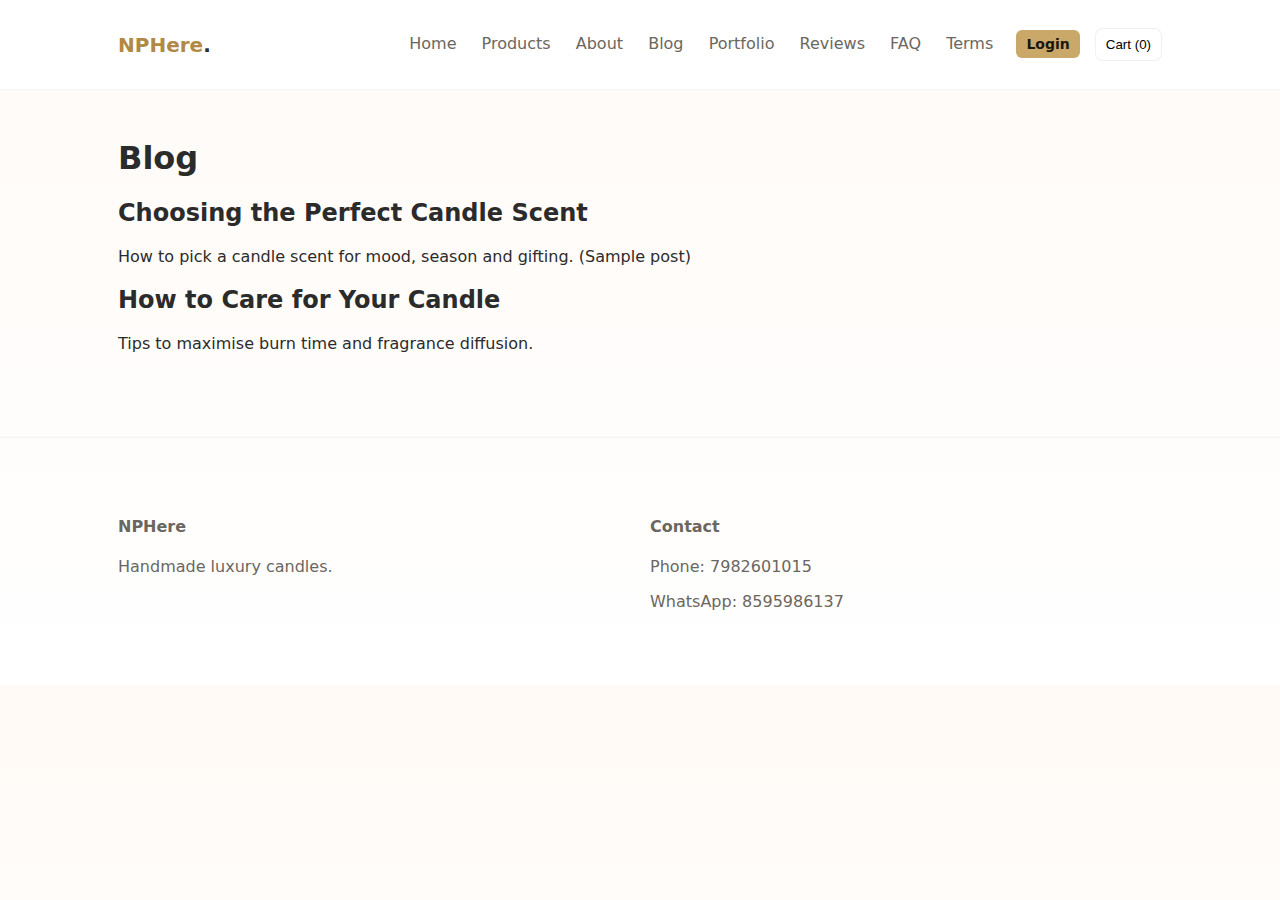
<file: blog.html>
<!doctype html>
<html lang="en">
<head>
  <meta charset="utf-8" />
  <meta name="viewport" content="width=device-width,initial-scale=1" />
  <title>Blog - NPHere</title>
  <link rel="stylesheet" href="css/style.css">
</head>
<body>
  <header class="site-header">
    <div class="container header-inner">
      <a class="brand" href="index.html">NPHere<span class="dot">.</span></a>
      <nav class="main-nav">
        <a href="index.html">Home</a>
        <a href="products.html">Products</a>
        <a href="about.html">About</a>
        <a href="blog.html">Blog</a>
        <a href="portfolio.html">Portfolio</a>
        <a href="reviews.html">Reviews</a>
        <a href="faq.html">FAQ</a>
        <a href="terms.html">Terms</a>
        <a href="login.html" class="btn small">Login</a>
        <button id="cartBtn4" class="cart-btn">Cart (<span id="cartCount4">0</span>)</button>
      </nav>
    </div>
  </header>

  <main class="container">
    <h1>Blog</h1>

    <article class="post">
      <h2>Choosing the Perfect Candle Scent</h2>
      <p>How to pick a candle scent for mood, season and gifting. (Sample post)</p>
    </article>

    <article class="post">
      <h2>How to Care for Your Candle</h2>
      <p>Tips to maximise burn time and fragrance diffusion.</p>
    </article>
  </main>

  <footer class="site-footer">
    <div class="container footer-grid">
      <div>
        <h4>NPHere</h4>
        <p>Handmade luxury candles.</p>
      </div>
      <div>
        <h4>Contact</h4>
        <p>Phone: <a href="tel:7982601015">7982601015</a></p>
        <p>WhatsApp: <a href="https://wa.me/8595986137" target="_blank">8595986137</a></p>
      </div>
    </div>
  </footer>

  <script src="js/script.js"></script>
</body>
</html>
</file>
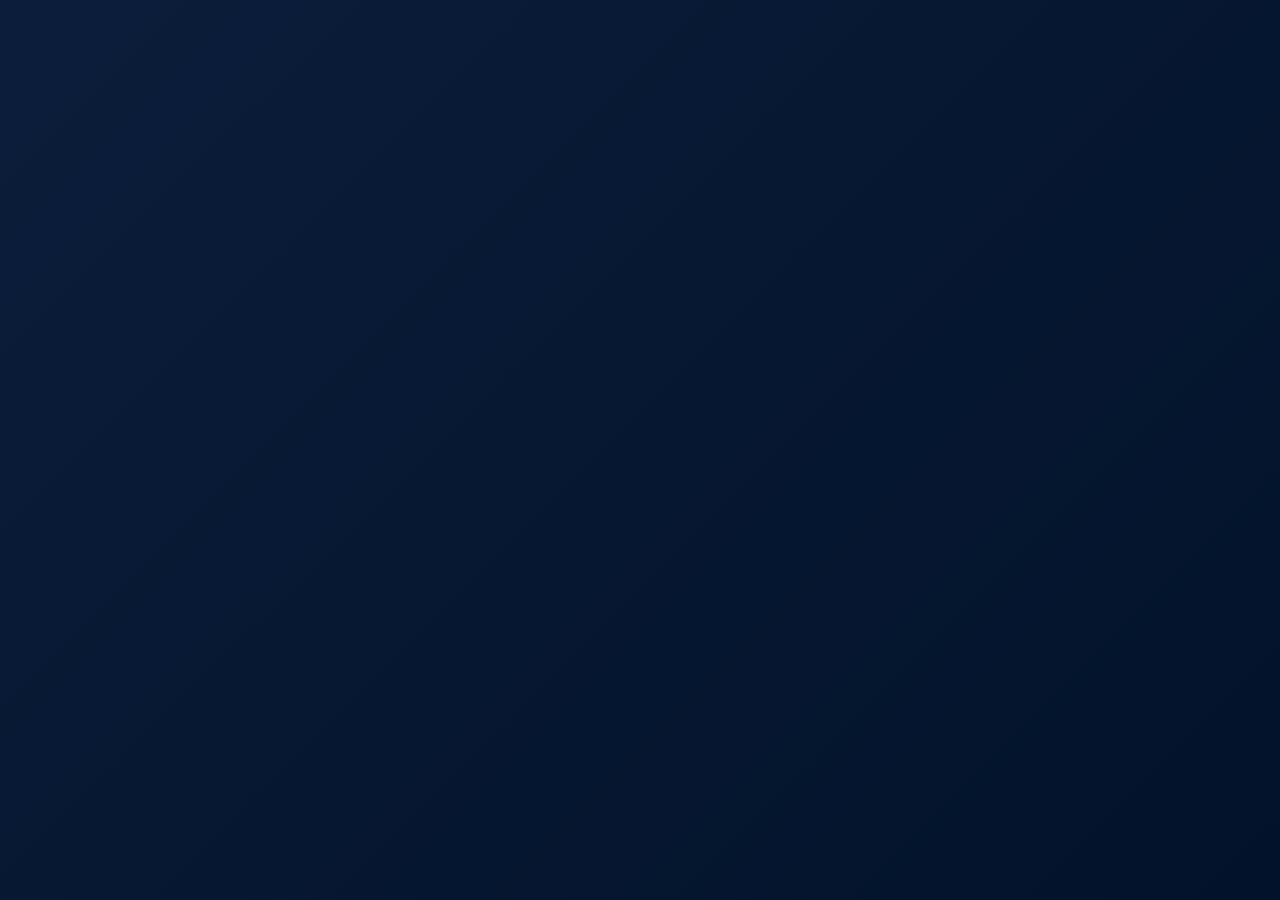
<file: login.html>
<!DOCTYPE html>
<html lang="en">
<head>
    <meta charset="UTF-8">
    <meta name="viewport" content="width=device-width, initial-scale=1.0">
    <title>NPHere Login</title>
    <link href="https://fonts.googleapis.com/css2?family=Montserrat:wght@400;600&display=swap" rel="stylesheet">
    <style>
        * {
            box-sizing: border-box;
            margin: 0;
            padding: 0;
            font-family: 'Montserrat', sans-serif;
        }

        body {
            height: 100vh;
            display: flex;
            justify-content: center;
            align-items: center;
            background: linear-gradient(135deg, #0b1d3a, #02122a);
        }

        .login-container {
            background: rgba(255, 255, 255, 0.05);
            border: 2px solid #d4af37;
            border-radius: 20px;
            backdrop-filter: blur(10px);
            padding: 40px 60px;
            width: 350px;
            text-align: center;
            box-shadow: 0 0 30px rgba(212, 175, 55, 0.5);
            animation: fadeIn 1s ease-in-out;
        }

        @keyframes fadeIn {
            from {opacity: 0; transform: translateY(-20px);}
            to {opacity: 1; transform: translateY(0);}
        }

        .login-container img {
            width: 100px;
            margin-bottom: 20px;
            animation: logoAnim 1s ease-in-out;
        }

        @keyframes logoAnim {
            0% {transform: rotate(-360deg);}
            100% {transform: rotate(0deg);}
        }

        .login-container h2 {
            color: #d4af37;
            margin-bottom: 30px;
            font-weight: 600;
        }

        .input-group
</file>
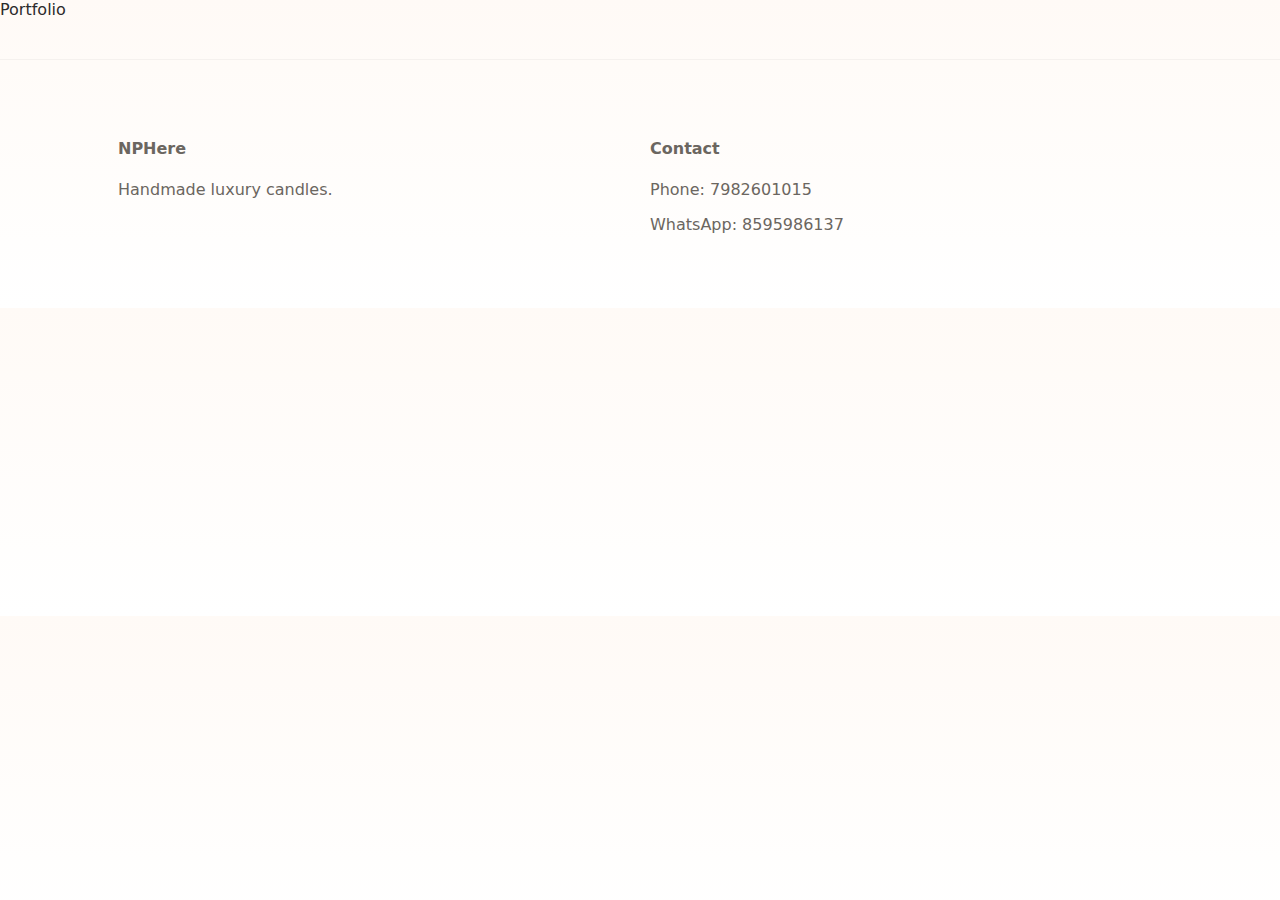
<file: portfolio.html>
<!doctype html>
<html lang="en">
<head>
  <meta charset="utf-8" />
  <meta name="viewport" content="width=device-width,initial-scale=1" />
  <title>Portfolio - NPHere</title>
  <link rel="stylesheet" href="css/style.css">
</he
    <h1>Portfolio</h1>
    <div
  </main>

  <footer class="site-footer">
    <div class="container footer-grid">
      <div>
        <h4>NPHere</h4>
        <p>Handmade luxury candles.</p>
      </div>
      <div>
        <h4>Contact</h4>
        <p>Phone: <a href="tel:7982601015">7982601015</a></p>
        <p>WhatsApp: <a href="https://wa.me/8595986137" target="_blank">8595986137</a></p>
      </div>
    </div>
  </footer>

  <script src="js/script.js"></script>
</body>
</html>
</file>
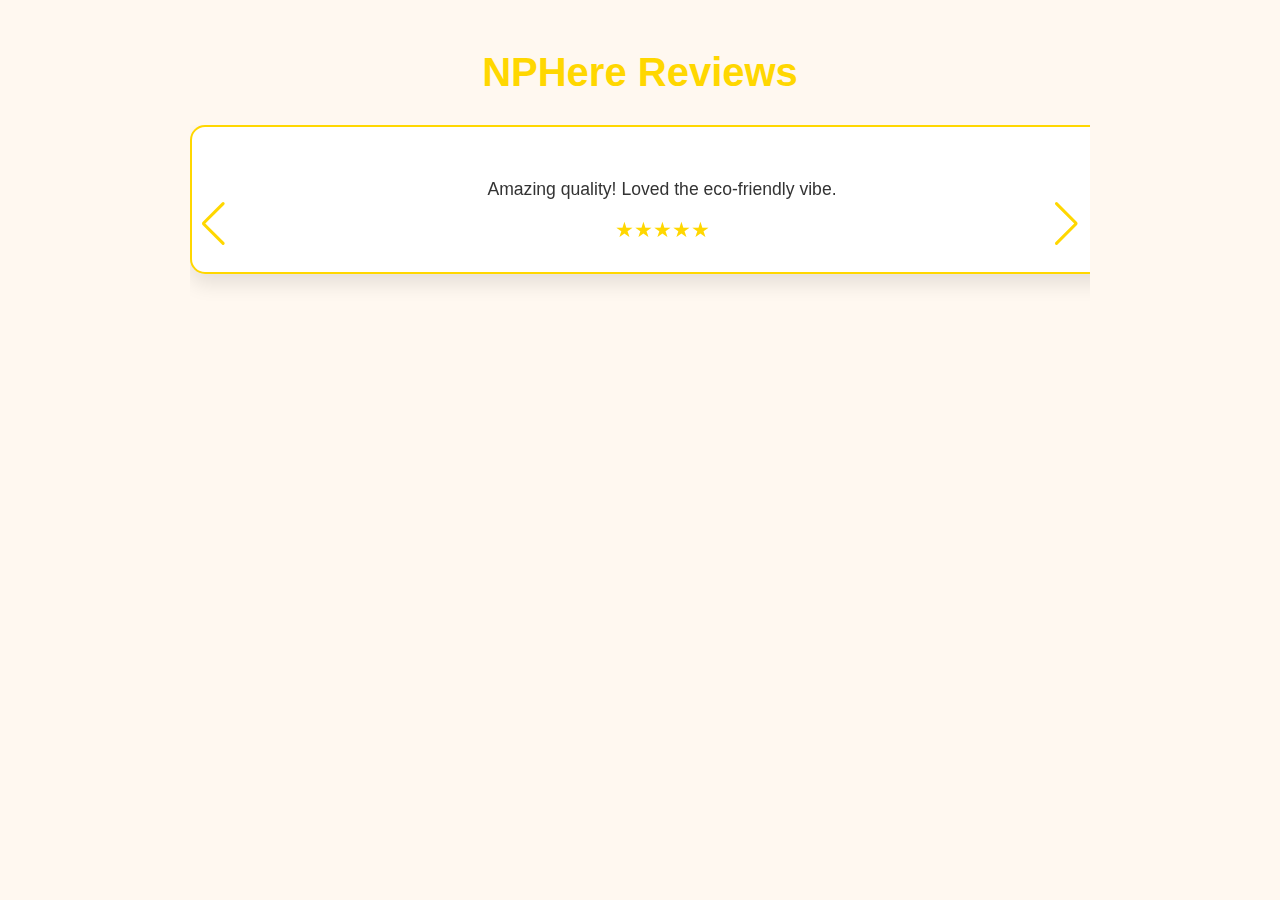
<file: reviews.html>
<!DOCTYPE html>
<html lang="en">
<head>
    <meta charset="UTF-8">
    <meta name="viewport" content="width=device-width, initial-scale=1.0">
    <title>NPHere Reviews</title>
    <link href="https://cdn.jsdelivr.net/npm/swiper@10/swiper-bundle.min.css" rel="stylesheet">
    <style>
        body {
            font-family: 'Arial', sans-serif;
            background: #fff8f0;
            color: #333;
            margin: 0;
            padding: 0;
        }
        .review-section {
            max-width: 900px;
            margin: 50px auto;
            text-align: center;
        }
        .review-section h1 {
            font-size: 2.5rem;
            color: gold;
            margin-bottom: 30px;
        }
        .swiper {
            padding-bottom: 50px;
        }
        .swiper-slide {
            background: #fff;
            border: 2px solid gold;
            border-radius: 15px;
            padding: 30px 20px;
            box-shadow: 0 10px 20px rgba(0,0,0,0.1);
            display: flex;
            flex-direction: column;
            justify-content: center;
            align-items: center;
        }
        .review-text {
            font-size: 1.1rem;
            margin-bottom: 15px;
            line-height: 1.6;
        }
        .stars {
            color: gold;
            font-size: 1.3rem;
        }
        .swiper-button-next, .swiper-button-prev {
            color: gold;
        }
        @media(max-width: 600px){
            .review-section h1 {
                font-size: 2rem;
            }
            .review-text {
                font-size: 1rem;
            }
        }
    </style>
</head>
<body>
    <section class="review-section">
        <h1>NPHere Reviews</h1>
        <div class="swiper mySwiper">
            <div class="swiper-wrapper">
                <div class="swiper-slide">
                    <p class="review-text">Amazing quality! Loved the eco-friendly vibe.</p>
                    <div class="stars">★★★★★</div>
                </div>
                <div class="swiper-slide">
                    <p class="review-text">Stylish and elegant, totally worth it!</p>
                    <div class="stars">★★★★★</div>
                </div>
                <div class="swiper-slide">
                    <p class="review-text">Superb customer service and fast delivery.</p>
                    <div class="stars">★★★★☆</div>
                </div>
                <div class="swiper-slide">
                    <p class="review-text">Love the colors and packaging, very premium feel.</p>
                    <div class="stars">★★★★★</div>
                </div>
                <div class="swiper-slide">
                    <p class="review-text">High-quality product, exactly as described.</p>
                    <div class="stars">★★★★★</div>
                </div>
                <div class="swiper-slide">
                    <p class="review-text">Perfect gift idea, my friends loved it!</p>
                    <div class="stars">★★★★☆</div>
                </div>
                <div class="swiper-slide">
                    <p class="review-text">Elegant design, eco-friendly and beautiful.</p>
                    <div class="stars">★★★★★</div>
                </div>
                <div class="swiper-slide">
                    <p class="review-text">Very happy with my purchase, will order again.</p>
                    <div class="stars">★★★★★</div>
                </div>
                <div class="swiper-slide">
                    <p class="review-text">Affordable yet classy, totally recommend NPHere!</p>
                    <div class="stars">★★★★☆</div>
                </div>
                <div class="swiper-slide">
                    <p class="review-text">Stylish, eco-conscious and top quality product.</p>
                    <div class="stars">★★★★★</div>
                </div>
            </div>
            <div class="swiper-button-next"></div>
            <div class="swiper-button-prev"></div>
        </div>
    </section>

    <script src="https://cdn.jsdelivr.net/npm/swiper@10/swiper-bundle.min.js"></script>
    <script>
        const swiper = new Swiper('.mySwiper', {
            slidesPerView: 1,
            spaceBetween: 30,
            loop: true,
            navigation: {
                nextEl: '.swiper-button-next',
                prevEl: '.swiper-button-prev',
            },
            autoplay: {
                delay: 4000,
                disableOnInteraction: false,
            },
        });
    </script>
</body>
</html>
</file>
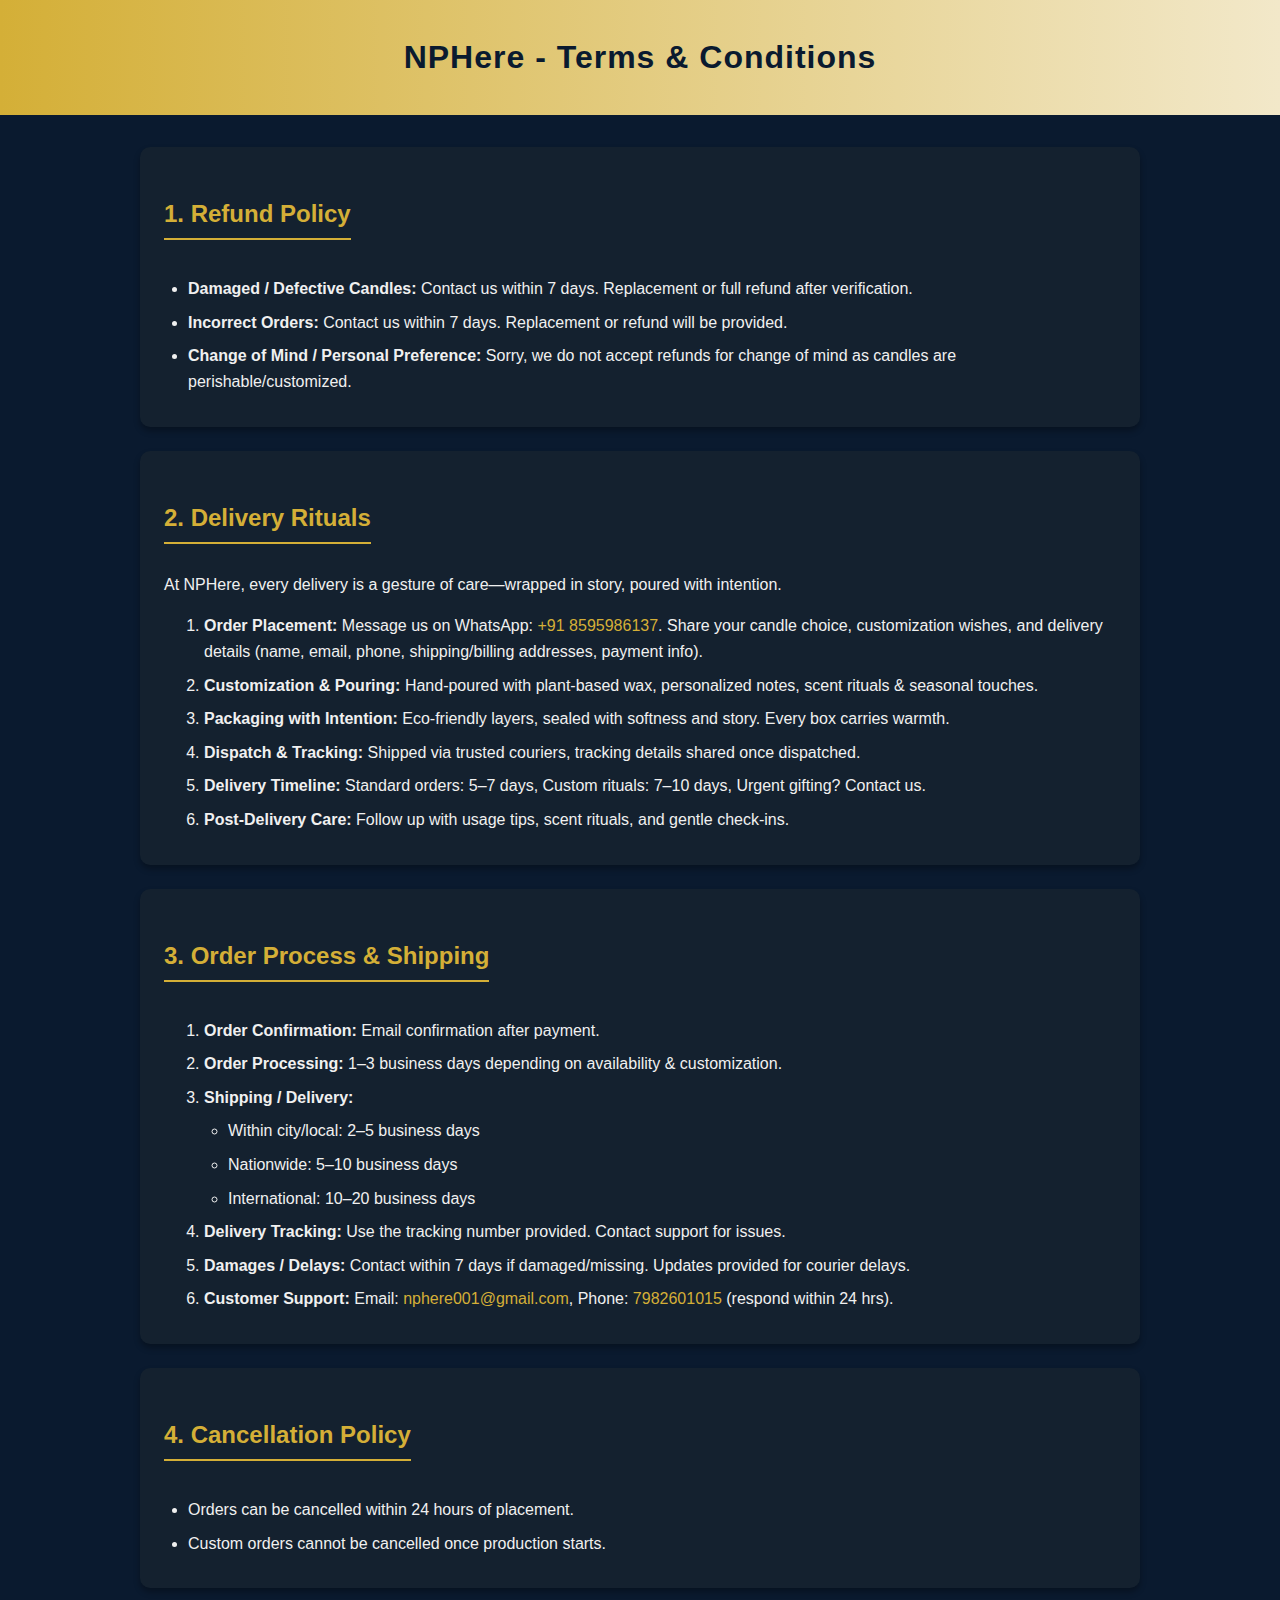
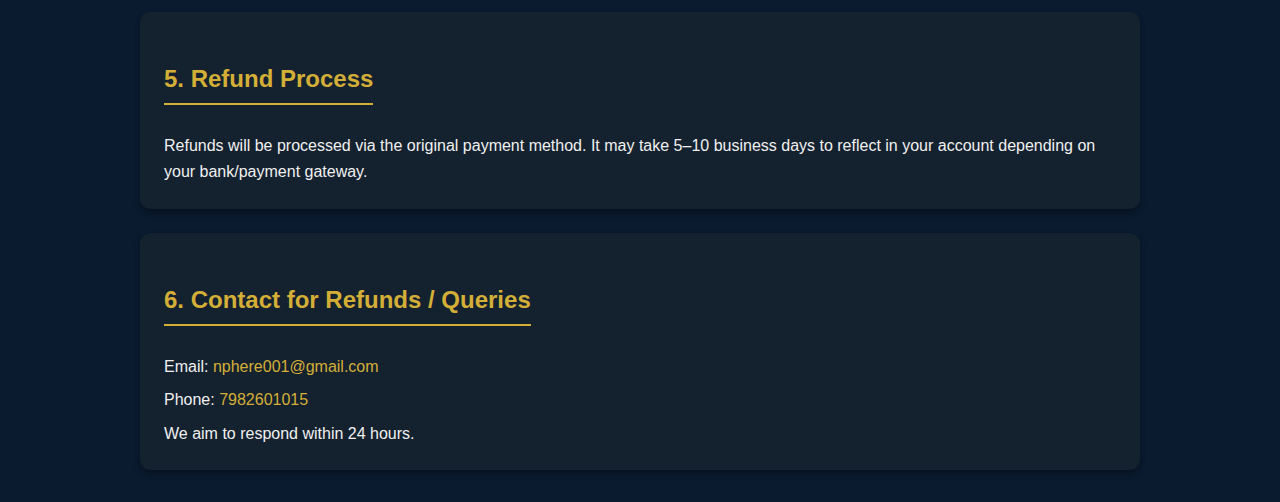
<file: terms.html>
<!DOCTYPE html>
<html lang="en">
<head>
<meta charset="UTF-8">
<meta name="viewport" content="width=device-width, initial-scale=1.0">
<title>Terms & Conditions - NPHere</title>
<style>
    body {
        font-family: 'Arial', sans-serif;
        background-color: #0a1a2f;
        color: #f5f5f5;
        margin: 0;
        padding: 0;
        line-height: 1.6;
    }
    header {
        background: linear-gradient(90deg, #d4af37, #f2e8c9);
        color: #0a1a2f;
        text-align: center;
        padding: 2rem 1rem;
        font-size: 2rem;
        font-weight: bold;
        letter-spacing: 1px;
    }
    main {
        max-width: 1000px;
        margin: 2rem auto;
        padding: 0 1rem;
    }
    h2 {
        color: #d4af37;
        margin-top: 2rem;
        border-bottom: 2px solid #d4af37;
        display: inline-block;
        padding-bottom: 0.3rem;
    }
    p, li {
        margin: 0.5rem 0;
        color: #f0f0f0;
    }
    ul {
        padding-left: 1.5rem;
    }
    .section {
        background-color: rgba(212,175,55,0.05);
        padding: 1rem 1.5rem;
        border-radius: 10px;
        margin-bottom: 1.5rem;
        box-shadow: 0 4px 6px rgba(0,0,0,0.3);
    }
    a {
        color: #d4af37;
        text-decoration: none;
    }
    a:hover {
        text-decoration: underline;
    }
</style>
</head>
<body>
<header>NPHere - Terms & Conditions</header>
<main>

<div class="section">
    <h2>1. Refund Policy</h2>
    <ul>
        <li><strong>Damaged / Defective Candles:</strong> Contact us within 7 days. Replacement or full refund after verification.</li>
        <li><strong>Incorrect Orders:</strong> Contact us within 7 days. Replacement or refund will be provided.</li>
        <li><strong>Change of Mind / Personal Preference:</strong> Sorry, we do not accept refunds for change of mind as candles are perishable/customized.</li>
    </ul>
</div>

<div class="section">
    <h2>2. Delivery Rituals</h2>
    <p>At NPHere, every delivery is a gesture of care—wrapped in story, poured with intention.</p>
    <ol>
        <li><strong>Order Placement:</strong> Message us on WhatsApp: <a href="tel:+918595986137">+91 8595986137</a>. Share your candle choice, customization wishes, and delivery details (name, email, phone, shipping/billing addresses, payment info).</li>
        <li><strong>Customization & Pouring:</strong> Hand-poured with plant-based wax, personalized notes, scent rituals & seasonal touches.</li>
        <li><strong>Packaging with Intention:</strong> Eco-friendly layers, sealed with softness and story. Every box carries warmth.</li>
        <li><strong>Dispatch & Tracking:</strong> Shipped via trusted couriers, tracking details shared once dispatched.</li>
        <li><strong>Delivery Timeline:</strong> Standard orders: 5–7 days, Custom rituals: 7–10 days, Urgent gifting? Contact us.</li>
        <li><strong>Post-Delivery Care:</strong> Follow up with usage tips, scent rituals, and gentle check-ins.</li>
    </ol>
</div>

<div class="section">
    <h2>3. Order Process & Shipping</h2>
    <ol>
        <li><strong>Order Confirmation:</strong> Email confirmation after payment.</li>
        <li><strong>Order Processing:</strong> 1–3 business days depending on availability & customization.</li>
        <li><strong>Shipping / Delivery:</strong> 
            <ul>
                <li>Within city/local: 2–5 business days</li>
                <li>Nationwide: 5–10 business days</li>
                <li>International: 10–20 business days</li>
            </ul>
        </li>
        <li><strong>Delivery Tracking:</strong> Use the tracking number provided. Contact support for issues.</li>
        <li><strong>Damages / Delays:</strong> Contact within 7 days if damaged/missing. Updates provided for courier delays.</li>
        <li><strong>Customer Support:</strong> Email: <a href="mailto:nphere001@gmail.com">nphere001@gmail.com</a>, Phone: <a href="tel:+917982601015">7982601015</a> (respond within 24 hrs).</li>
    </ol>
</div>

<div class="section">
    <h2>4. Cancellation Policy</h2>
    <ul>
        <li>Orders can be cancelled within 24 hours of placement.</li>
        <li>Custom orders cannot be cancelled once production starts.</li>
    </ul>
</div>

<div class="section">
    <h2>5. Refund Process</h2>
    <p>Refunds will be processed via the original payment method. It may take 5–10 business days to reflect in your account depending on your bank/payment gateway.</p>
</div>

<div class="section">
    <h2>6. Contact for Refunds / Queries</h2>
    <p>Email: <a href="mailto:nphere001@gmail.com">nphere001@gmail.com</a></p>
    <p>Phone: <a href="tel:+917982601015">7982601015</a></p>
    <p>We aim to respond within 24 hours.</p>
</div>

</main>
</body>
</html>
</file>
<file: css/style.css>
:root{
  --bg:#fffaf6;
  --text:#2b2b2b;
  --muted:#6b6660;
  --gold:#c9a86a;      /* champagne/gold */
  --gold-dark:#b08945;
  --accent:#f7f2ec;
  --container:1100px;
  --radius:10px;
  --shadow: 0 6px 22px rgba(18,12,8,0.06);
  --btn-text:#1b170f;
  --price-color: #8b5e2a;
}

*{box-sizing:border-box}
body{
  font-family: Inter, ui-sans-serif, system-ui, -apple-system, "Segoe UI", Roboto, "Helvetica Neue", Arial;
  margin:0;
  color:var(--text);
  background:linear-gradient(180deg,var(--bg),#fff);
  -webkit-font-smoothing:antialiased;
  -moz-osx-font-smoothing:grayscale;
}

.container{max-width:var(--container);margin:0 auto;padding:28px;}
.header-inner{display:flex;align-items:center;justify-content:space-between;}
.site-header{background:white;border-bottom:1px solid rgba(0,0,0,0.04);position:sticky;top:0;z-index:40;}
.brand{font-weight:700;color:var(--gold-dark);text-decoration:none;font-size:20px}
.brand .dot{color:var(--text)}
.main-nav a{margin:0 10px;color:var(--muted);text-decoration:none}
.main-nav .btn.small{padding:6px 10px;background:var(--gold);border-radius:6px;color:var(--btn-text);text-decoration:none;margin-left:8px;font-weight:600}
.cart-btn{background:#fff;border:1px solid rgba(0,0,0,0.06);padding:8px 10px;border-radius:8px;cursor:pointer}

.hero{padding:60px 0;background:linear-gradient(90deg, rgba(201,168,106,0.06), rgba(247,242,236,0.04));border-radius:14px;margin:20px 0}
.hero-inner{display:flex;gap:24px;align-items:center}
.hero-text{flex:1}
.hero-text h1{font-size:36px;margin:0 0 12px;color:var(--gold-dark)}
.hero-text p{color:var(--muted);margin:0 0 18px}
.hero-text .btn{background:var(--gold);color:var(--btn-text);padding:12px 18px;border-radius:8px;text-decoration:none;font-weight:700}
.hero-image img{width:380px;border-radius:12px;box-shadow:var(--shadow);display:block}

.features{display:flex;gap:18px;margin:30px 0}
.feature{flex:1;background:white;padding:18px;border-radius:12px;text-align:center;box-shadow:var(--shadow)}
.feature img{width:100%;height:140px;object-fit:cover;border-radius:10px;margin-bottom:12px}

.products-preview h2{margin-top:6px}
.product-grid{display:grid;grid-template-columns:repeat(auto-fit,minmax(220px,1fr));gap:18px;margin-top:14px}
.product{background:white;padding:14px;border-radius:12px;box-shadow:var(--shadow);display:flex;flex-direction:column}
.product img{width:100%;height:160px;object-fit:cover;border-radius:8px}
.product h4{margin:8px 0 6px}
.product p{color:var(--muted);font-size:14px;margin:0 0 10px}
.price{font-weight:700;color:var(--price-color);margin-bottom:12px}
.product .actions{margin-top:auto;display:flex;gap:8px}
.btn{background:var(--gold);color:var(--btn-text);padding:10px 14px;border-radius:8px;border:none;cursor:pointer;text-decoration:none;font-weight:700}
.btn.outline{background:transparent;border:2px solid var(--gold);color:var(--gold-dark)}
.btn.small{padding:6px 10px;font-size:14px}

.cta{padding:26px;background:linear-gradient(180deg,#fffaf6,#fff);border-radius:12px;margin:30px 0;text-align:center}
.cta .btn{margin:8px}

.site-footer{margin-top:40px;padding:30px 0;color:var(--muted);border-top:1px solid rgba(0,0,0,0.04)}
.footer-grid{display:flex;gap:20px}
.footer-grid > div{flex:1}
.footer-grid a{color:var(--muted);text-decoration:none}

.container .gallery{display:grid;grid-template-columns:repeat(auto-fit,minmax(200px,1fr));gap:12px;margin-top:16px}
.gallery img{width:100%;height:220px;object-fit:cover;border-radius:8px;box-shadow:var(--shadow)}

.accordion .qa{margin-bottom:8px}
.accordion .q{width:100%;text-align:left;padding:12px;border-radius:8px;background:#fff;border:1px solid rgba(0,0,0,0.04);cursor:pointer}
.accordion .a{padding:12px;background:var(--accent);border-radius:8px;margin-top:6px;display:none}

.reviews-grid{display:grid;grid-template-columns:repeat(auto-fit,minmax(220px,1fr));gap:12px}
.review{background:white;padding:14px;border-radius:10px;box-shadow:var(--shadow)}
.review p{margin:6px 0}

.auth, .about{padding:20px 0}
.auth-form, .review-form{display:grid;gap:10px;max-width:420px}
.auth-form input, .auth-form textarea, .review-form input, .review-form textarea{padding:10px;border-radius:8px;border:1px solid rgba(0,0,0,0.08)}

.muted{color:var(--muted)}

.modal{position:fixed;inset:0;background:rgba(0,0,0,0.4);display:flex;align-items:center;justify-content:center;padding:20px}
.modal.hidden{display:none}
.modal-content{background:white;padding:20px;border-radius:12px;max-width:720px;width:100%;box-shadow:var(--shadow);position:relative}
.modal .close{position:absolute;right:12px;top:8px;background:transparent;border:none;font-size:22px}
.cart-summary{display:flex;justify-content:space-between;align-items:center;margin-top:16px}

.price, .product .price { font-weight:700; color:var(--price-color) }

/* responsive */
@media (max-width:900px){
  .hero-inner{flex-direction:column}
  .hero-image img{width:100%}
  .footer-grid{flex-direction:column}
}
</file>
